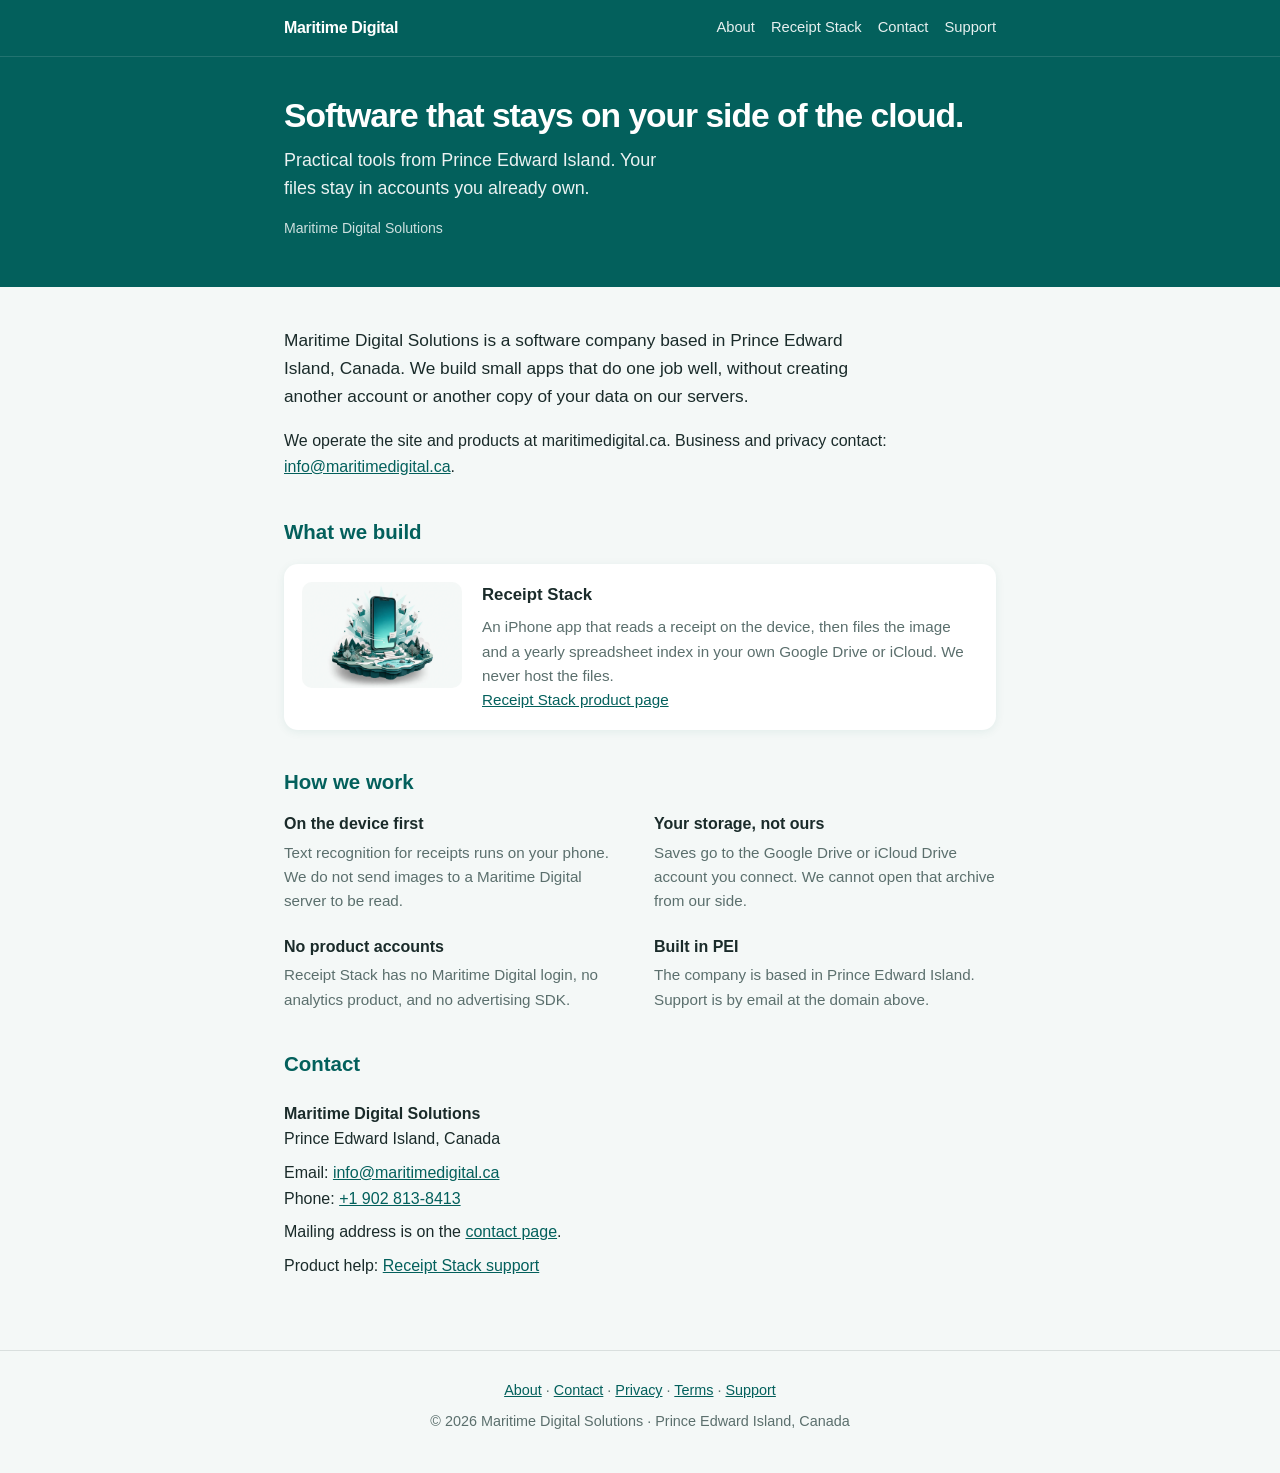
<file: index.html>
<!DOCTYPE html>
<html lang="en">
<head>
<meta charset="utf-8">
<meta name="viewport" content="width=device-width, initial-scale=1">
<title>Maritime Digital Solutions - software from Prince Edward Island</title>
<meta name="description" content="Maritime Digital Solutions builds practical, privacy-first software in Prince Edward Island, Canada. Home of Receipt Stack.">
<link rel="canonical" href="https://maritimedigital.ca/">
<link rel="stylesheet" href="style.css?v=20260901">
<link rel="icon" type="image/png" href="icon.png">
<script type="application/ld+json">
{
  "@context": "https://schema.org",
  "@type": "Organization",
  "name": "Maritime Digital Solutions",
  "alternateName": "Maritime Digital",
  "url": "https://maritimedigital.ca/",
  "email": "info@maritimedigital.ca",
  "telephone": "+1-902-813-8413",
  "address": {
    "@type": "PostalAddress",
    "addressRegion": "PE",
    "addressCountry": "CA"
  },
  "areaServed": "CA",
  "description": "Software company in Prince Edward Island, Canada. Publisher of Receipt Stack."
}
</script>
</head>
<body>
<nav class="site-nav" aria-label="Primary">
  <div class="wrap">
    <a class="wordmark" href="index.html">Maritime Digital</a>
    <ul>
      <li><a href="about.html">About</a></li>
      <li><a href="products/receiptstack.html">Receipt Stack</a></li>
      <li><a href="contact.html">Contact</a></li>
      <li><a href="support.html">Support</a></li>
    </ul>
  </div>
</nav>
<header class="hero">
  <div class="wrap">
    <h1>Software that stays on your side of the cloud.</h1>
    <p class="tag">Practical tools from Prince Edward Island. Your files stay in accounts you already own.</p>
    <p class="legal">Maritime Digital Solutions</p>
  </div>
</header>
<main>
  <div class="wrap">
    <p class="lede">Maritime Digital Solutions is a software company based in Prince Edward Island, Canada. We build small apps that do one job well, without creating another account or another copy of your data on our servers.</p>
    <p>We operate the site and products at maritimedigital.ca. Business and privacy contact: <a href="mailto:info@maritimedigital.ca">info@maritimedigital.ca</a>.</p>

    <h2>What we build</h2>
    <article class="product">
      <img src="products/receiptstack/assets/hero.webp" width="160" height="106" alt="Receipt Stack archive illustration">
      <div>
        <h3>Receipt Stack</h3>
        <p>An iPhone app that reads a receipt on the device, then files the image and a yearly spreadsheet index in your own Google Drive or iCloud. We never host the files.</p>
        <p><a href="products/receiptstack.html">Receipt Stack product page</a></p>
      </div>
    </article>

    <h2>How we work</h2>
    <div class="principles">
      <div>
        <h3>On the device first</h3>
        <p>Text recognition for receipts runs on your phone. We do not send images to a Maritime Digital server to be read.</p>
      </div>
      <div>
        <h3>Your storage, not ours</h3>
        <p>Saves go to the Google Drive or iCloud Drive account you connect. We cannot open that archive from our side.</p>
      </div>
      <div>
        <h3>No product accounts</h3>
        <p>Receipt Stack has no Maritime Digital login, no analytics product, and no advertising SDK.</p>
      </div>
      <div>
        <h3>Built in PEI</h3>
        <p>The company is based in Prince Edward Island. Support is by email at the domain above.</p>
      </div>
    </div>

    <h2>Contact</h2>
    <div class="contact-block">
      <p><strong>Maritime Digital Solutions</strong><br>
      Prince Edward Island, Canada</p>
      <p>Email: <a href="mailto:info@maritimedigital.ca">info@maritimedigital.ca</a><br>
      Phone: <a href="tel:+19028138413">+1 902 813-8413</a></p>
      <p>Mailing address is on the <a href="contact.html">contact page</a>.</p>
      <p>Product help: <a href="support.html">Receipt Stack support</a></p>
    </div>
  </div>
</main>
<footer>
  <div class="wrap">
    <p><a href="about.html">About</a> · <a href="contact.html">Contact</a> · <a href="privacy.html">Privacy</a> · <a href="terms.html">Terms</a> · <a href="support.html">Support</a></p>
    <p>© 2026 Maritime Digital Solutions · Prince Edward Island, Canada</p>
  </div>
</footer>
</body>
</html>
</file>
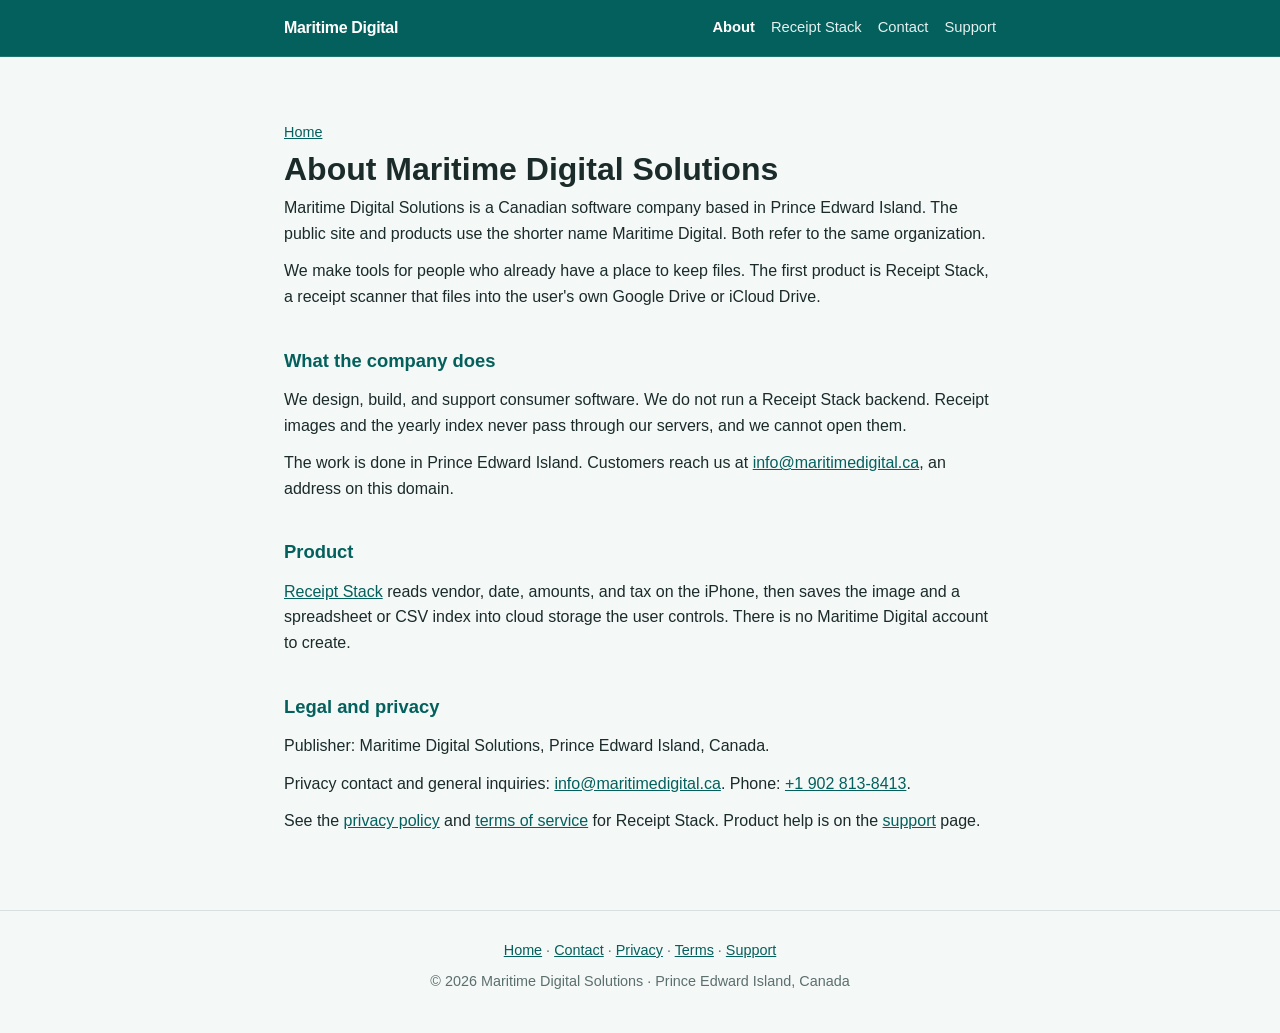
<file: about.html>
<!DOCTYPE html>
<html lang="en">
<head>
<meta charset="utf-8">
<meta name="viewport" content="width=device-width, initial-scale=1">
<title>About - Maritime Digital Solutions</title>
<meta name="description" content="Maritime Digital Solutions is a software company in Prince Edward Island, Canada. We publish Receipt Stack.">
<link rel="canonical" href="https://maritimedigital.ca/about.html">
<link rel="stylesheet" href="style.css?v=20260901">
<link rel="icon" type="image/png" href="icon.png">
</head>
<body>
<nav class="site-nav" aria-label="Primary">
  <div class="wrap">
    <a class="wordmark" href="index.html">Maritime Digital</a>
    <ul>
      <li><a href="about.html" aria-current="page">About</a></li>
      <li><a href="products/receiptstack.html">Receipt Stack</a></li>
      <li><a href="contact.html">Contact</a></li>
      <li><a href="support.html">Support</a></li>
    </ul>
  </div>
</nav>
<main class="policy">
  <div class="wrap">
    <nav class="crumbs"><a href="index.html">Home</a></nav>
    <h1>About Maritime Digital Solutions</h1>
    <p>Maritime Digital Solutions is a Canadian software company based in Prince Edward Island. The public site and products use the shorter name Maritime Digital. Both refer to the same organization.</p>
    <p>We make tools for people who already have a place to keep files. The first product is Receipt Stack, a receipt scanner that files into the user's own Google Drive or iCloud Drive.</p>

    <h2>What the company does</h2>
    <p>We design, build, and support consumer software. We do not run a Receipt Stack backend. Receipt images and the yearly index never pass through our servers, and we cannot open them.</p>
    <p>The work is done in Prince Edward Island. Customers reach us at <a href="mailto:info@maritimedigital.ca">info@maritimedigital.ca</a>, an address on this domain.</p>

    <h2>Product</h2>
    <p><a href="products/receiptstack.html">Receipt Stack</a> reads vendor, date, amounts, and tax on the iPhone, then saves the image and a spreadsheet or CSV index into cloud storage the user controls. There is no Maritime Digital account to create.</p>

    <h2>Legal and privacy</h2>
    <p>Publisher: Maritime Digital Solutions, Prince Edward Island, Canada.</p>
    <p>Privacy contact and general inquiries: <a href="mailto:info@maritimedigital.ca">info@maritimedigital.ca</a>. Phone: <a href="tel:+19028138413">+1 902 813-8413</a>.</p>
    <p>See the <a href="privacy.html">privacy policy</a> and <a href="terms.html">terms of service</a> for Receipt Stack. Product help is on the <a href="support.html">support</a> page.</p>
  </div>
</main>
<footer>
  <div class="wrap">
    <p><a href="index.html">Home</a> · <a href="contact.html">Contact</a> · <a href="privacy.html">Privacy</a> · <a href="terms.html">Terms</a> · <a href="support.html">Support</a></p>
    <p>© 2026 Maritime Digital Solutions · Prince Edward Island, Canada</p>
  </div>
</footer>
</body>
</html>
</file>
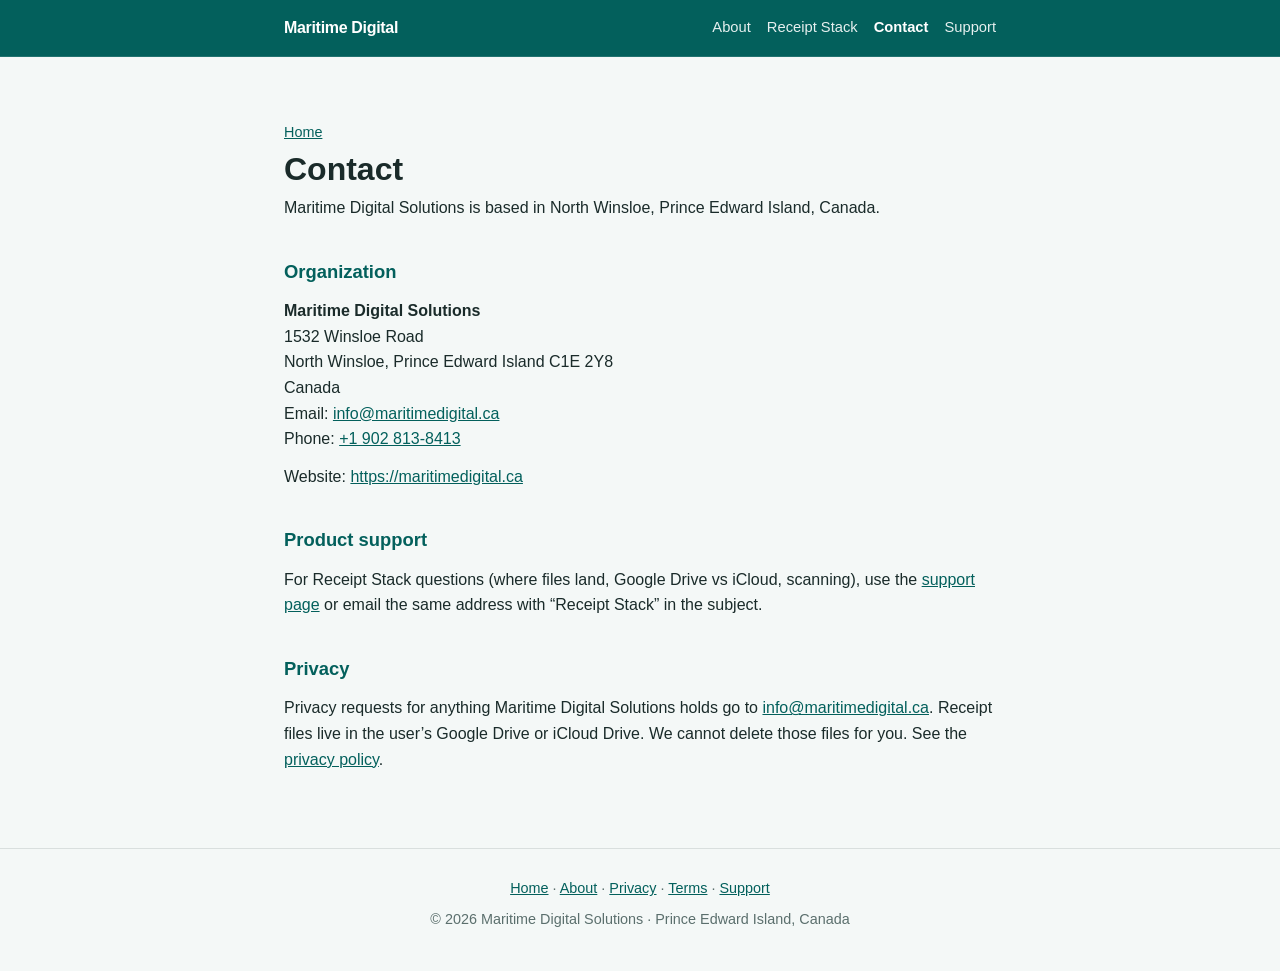
<file: contact.html>
<!DOCTYPE html>
<html lang="en">
<head>
<meta charset="utf-8">
<meta name="viewport" content="width=device-width, initial-scale=1">
<title>Contact - Maritime Digital Solutions</title>
<meta name="description" content="Contact Maritime Digital Solutions in Prince Edward Island, Canada.">
<link rel="canonical" href="https://maritimedigital.ca/contact.html">
<link rel="stylesheet" href="style.css?v=20260901">
<link rel="icon" type="image/png" href="icon.png">
</head>
<body>
<nav class="site-nav" aria-label="Primary">
  <div class="wrap">
    <a class="wordmark" href="index.html">Maritime Digital</a>
    <ul>
      <li><a href="about.html">About</a></li>
      <li><a href="products/receiptstack.html">Receipt Stack</a></li>
      <li><a href="contact.html" aria-current="page">Contact</a></li>
      <li><a href="support.html">Support</a></li>
    </ul>
  </div>
</nav>
<main class="policy">
  <div class="wrap">
    <nav class="crumbs"><a href="index.html">Home</a></nav>
    <h1>Contact</h1>
    <p>Maritime Digital Solutions is based in North Winsloe, Prince Edward Island, Canada.</p>

    <h2>Organization</h2>
    <address>
      <strong>Maritime Digital Solutions</strong><br>
      1532 Winsloe Road<br>
      North Winsloe, Prince Edward Island C1E 2Y8<br>
      Canada
    </address>
    <p>Email: <a href="mailto:info@maritimedigital.ca">info@maritimedigital.ca</a><br>
    Phone: <a href="tel:+19028138413">+1 902 813-8413</a></p>
    <p class="muted">Website: <a href="https://maritimedigital.ca/">https://maritimedigital.ca</a></p>

    <h2>Product support</h2>
    <p>For Receipt Stack questions (where files land, Google Drive vs iCloud, scanning), use the <a href="support.html">support page</a> or email the same address with “Receipt Stack” in the subject.</p>

    <h2>Privacy</h2>
    <p>Privacy requests for anything Maritime Digital Solutions holds go to <a href="mailto:info@maritimedigital.ca">info@maritimedigital.ca</a>. Receipt files live in the user’s Google Drive or iCloud Drive. We cannot delete those files for you. See the <a href="privacy.html">privacy policy</a>.</p>
  </div>
</main>
<footer>
  <div class="wrap">
    <p><a href="index.html">Home</a> · <a href="about.html">About</a> · <a href="privacy.html">Privacy</a> · <a href="terms.html">Terms</a> · <a href="support.html">Support</a></p>
    <p>© 2026 Maritime Digital Solutions · Prince Edward Island, Canada</p>
  </div>
</footer>
</body>
</html>
</file>
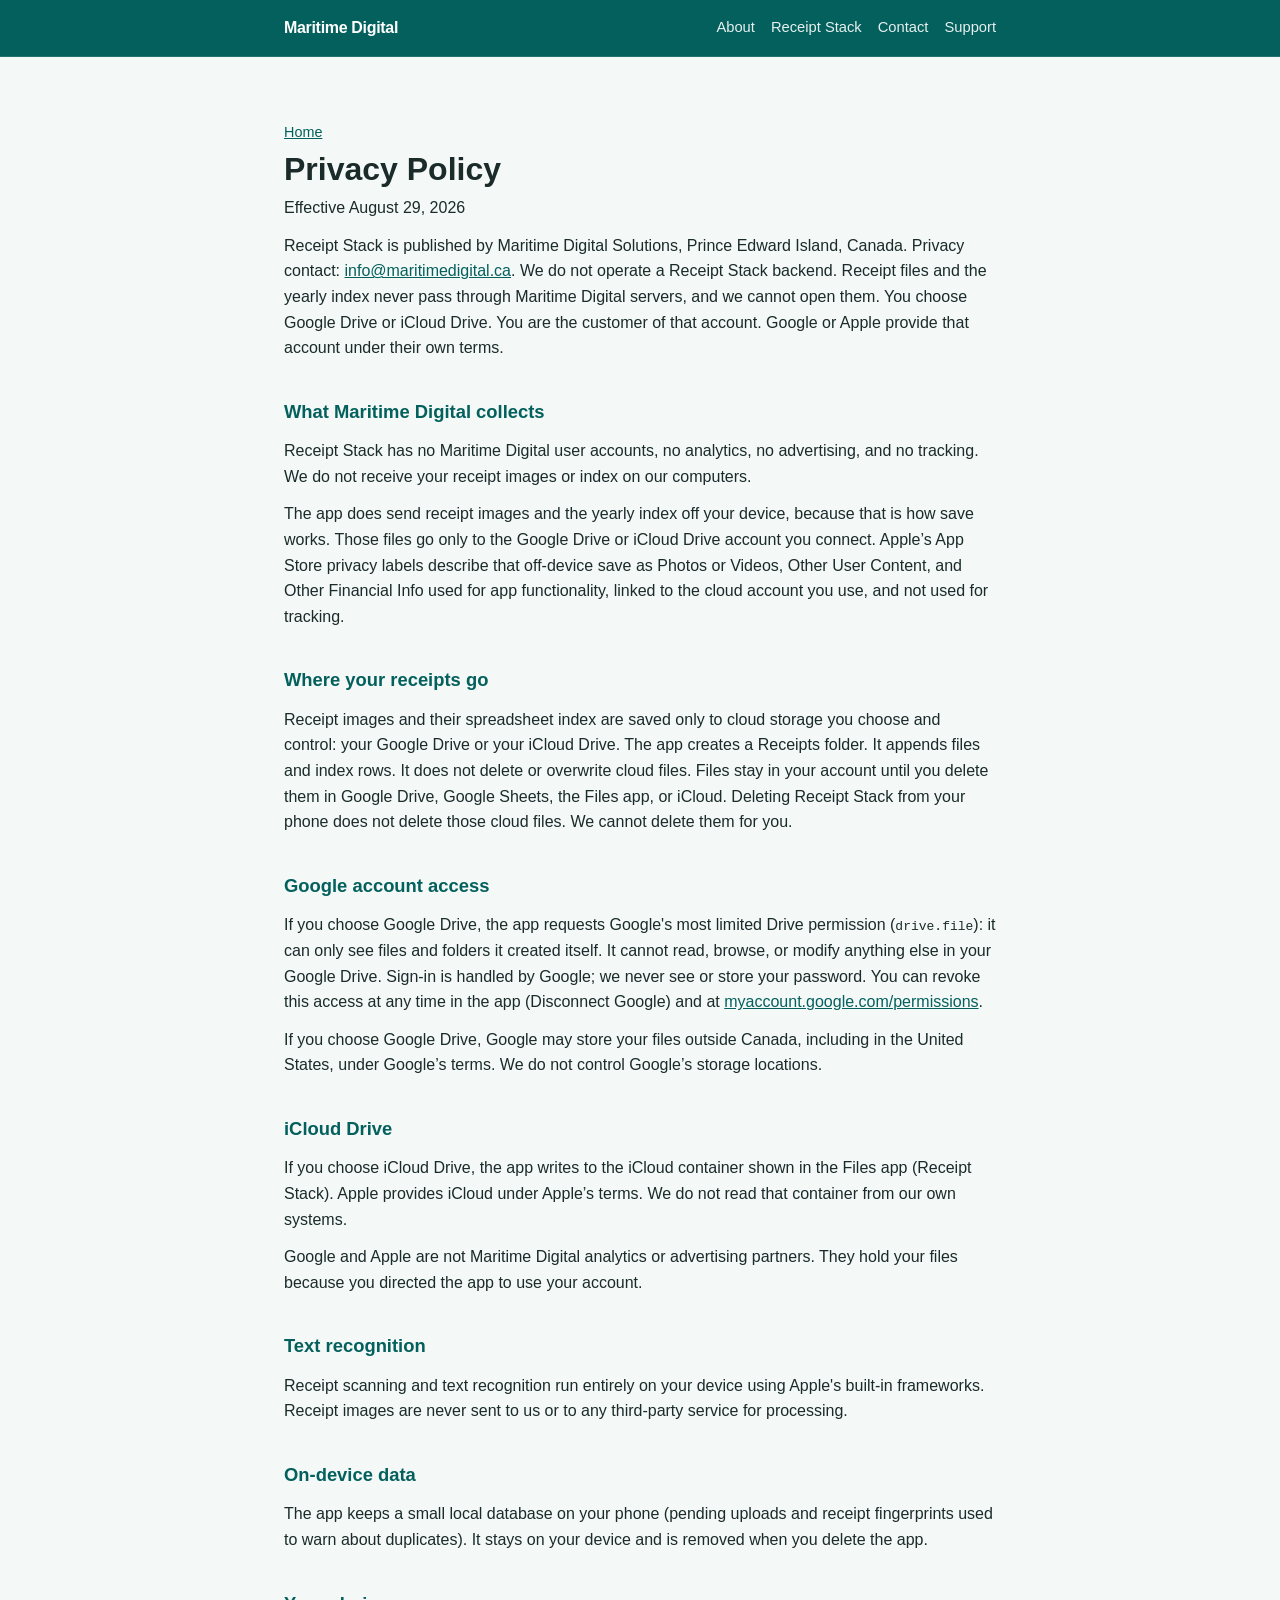
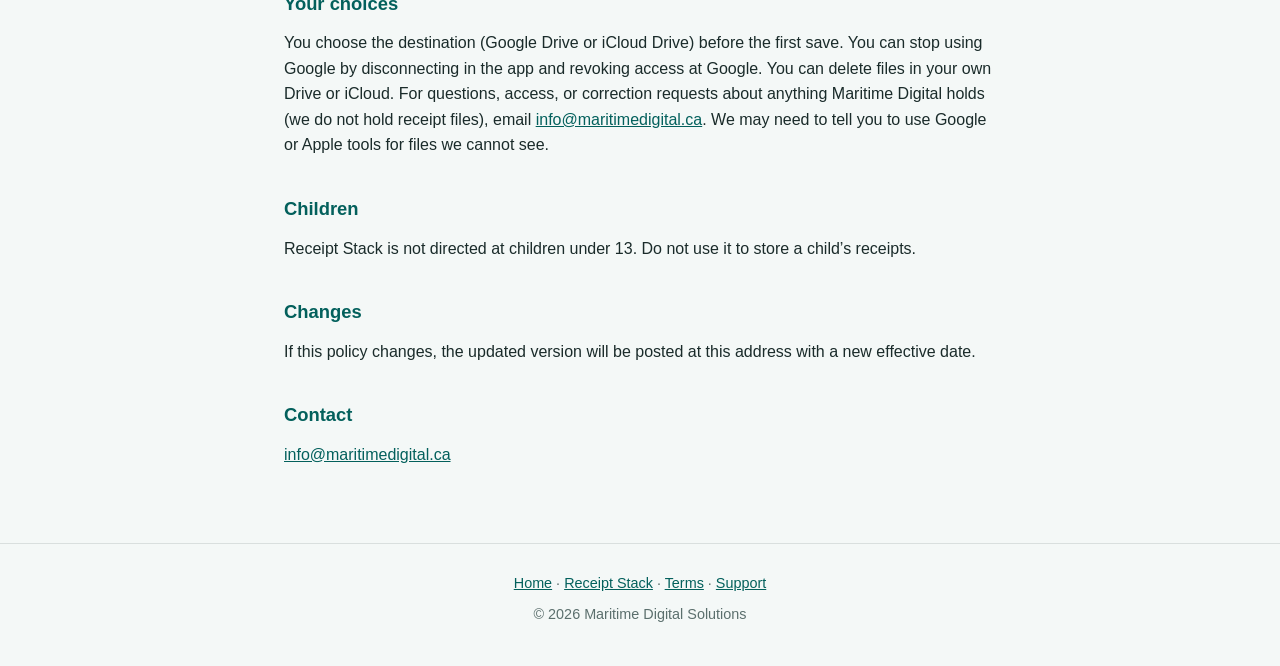
<file: privacy.html>
<!DOCTYPE html>
<html lang="en">
<head>
<meta charset="utf-8">
<meta name="viewport" content="width=device-width, initial-scale=1">
<title>Privacy Policy - Receipt Stack</title>
<link rel="stylesheet" href="style.css?v=20260901">
<link rel="icon" type="image/png" href="icon.png">
</head>
<body>
<nav class="site-nav" aria-label="Primary">
  <div class="wrap">
    <a class="wordmark" href="index.html">Maritime Digital</a>
    <ul>
      <li><a href="about.html">About</a></li>
      <li><a href="products/receiptstack.html">Receipt Stack</a></li>
      <li><a href="contact.html">Contact</a></li>
      <li><a href="support.html">Support</a></li>
    </ul>
  </div>
</nav>
<main class="policy">
  <div class="wrap">
    <nav class="crumbs"><a href="index.html">Home</a></nav>
    <h1>Privacy Policy</h1>
    <p class="muted">Effective August 29, 2026</p>

    <p>Receipt Stack is published by Maritime Digital Solutions, Prince Edward Island, Canada. Privacy contact: <a href="mailto:info@maritimedigital.ca">info@maritimedigital.ca</a>. We do not operate a Receipt Stack backend. Receipt files and the yearly index never pass through Maritime Digital servers, and we cannot open them. You choose Google Drive or iCloud Drive. You are the customer of that account. Google or Apple provide that account under their own terms.</p>

    <h2>What Maritime Digital collects</h2>
    <p>Receipt Stack has no Maritime Digital user accounts, no analytics, no advertising, and no tracking. We do not receive your receipt images or index on our computers.</p>
    <p>The app does send receipt images and the yearly index off your device, because that is how save works. Those files go only to the Google Drive or iCloud Drive account you connect. Apple’s App Store privacy labels describe that off-device save as Photos or Videos, Other User Content, and Other Financial Info used for app functionality, linked to the cloud account you use, and not used for tracking.</p>

    <h2>Where your receipts go</h2>
    <p>Receipt images and their spreadsheet index are saved only to cloud storage you choose and control: your Google Drive or your iCloud Drive. The app creates a Receipts folder. It appends files and index rows. It does not delete or overwrite cloud files. Files stay in your account until you delete them in Google Drive, Google Sheets, the Files app, or iCloud. Deleting Receipt Stack from your phone does not delete those cloud files. We cannot delete them for you.</p>

    <h2>Google account access</h2>
    <p>If you choose Google Drive, the app requests Google's most limited Drive permission (<code>drive.file</code>): it can only see files and folders it created itself. It cannot read, browse, or modify anything else in your Google Drive. Sign-in is handled by Google; we never see or store your password. You can revoke this access at any time in the app (Disconnect Google) and at <a href="https://myaccount.google.com/permissions">myaccount.google.com/permissions</a>.</p>
    <p>If you choose Google Drive, Google may store your files outside Canada, including in the United States, under Google’s terms. We do not control Google’s storage locations.</p>

    <h2>iCloud Drive</h2>
    <p>If you choose iCloud Drive, the app writes to the iCloud container shown in the Files app (Receipt Stack). Apple provides iCloud under Apple’s terms. We do not read that container from our own systems.</p>
    <p>Google and Apple are not Maritime Digital analytics or advertising partners. They hold your files because you directed the app to use your account.</p>

    <h2>Text recognition</h2>
    <p>Receipt scanning and text recognition run entirely on your device using Apple's built-in frameworks. Receipt images are never sent to us or to any third-party service for processing.</p>

    <h2>On-device data</h2>
    <p>The app keeps a small local database on your phone (pending uploads and receipt fingerprints used to warn about duplicates). It stays on your device and is removed when you delete the app.</p>

    <h2>Your choices</h2>
    <p>You choose the destination (Google Drive or iCloud Drive) before the first save. You can stop using Google by disconnecting in the app and revoking access at Google. You can delete files in your own Drive or iCloud. For questions, access, or correction requests about anything Maritime Digital holds (we do not hold receipt files), email <a href="mailto:info@maritimedigital.ca">info@maritimedigital.ca</a>. We may need to tell you to use Google or Apple tools for files we cannot see.</p>

    <h2>Children</h2>
    <p>Receipt Stack is not directed at children under 13. Do not use it to store a child’s receipts.</p>

    <h2>Changes</h2>
    <p>If this policy changes, the updated version will be posted at this address with a new effective date.</p>

    <h2>Contact</h2>
    <p><a href="mailto:info@maritimedigital.ca">info@maritimedigital.ca</a></p>
  </div>
</main>
<footer>
  <div class="wrap">
    <p><a href="index.html">Home</a> · <a href="products/receiptstack.html">Receipt Stack</a> · <a href="terms.html">Terms</a> · <a href="support.html">Support</a></p>
    <p>© 2026 Maritime Digital Solutions</p>
  </div>
</footer>
</body>
</html>
</file>
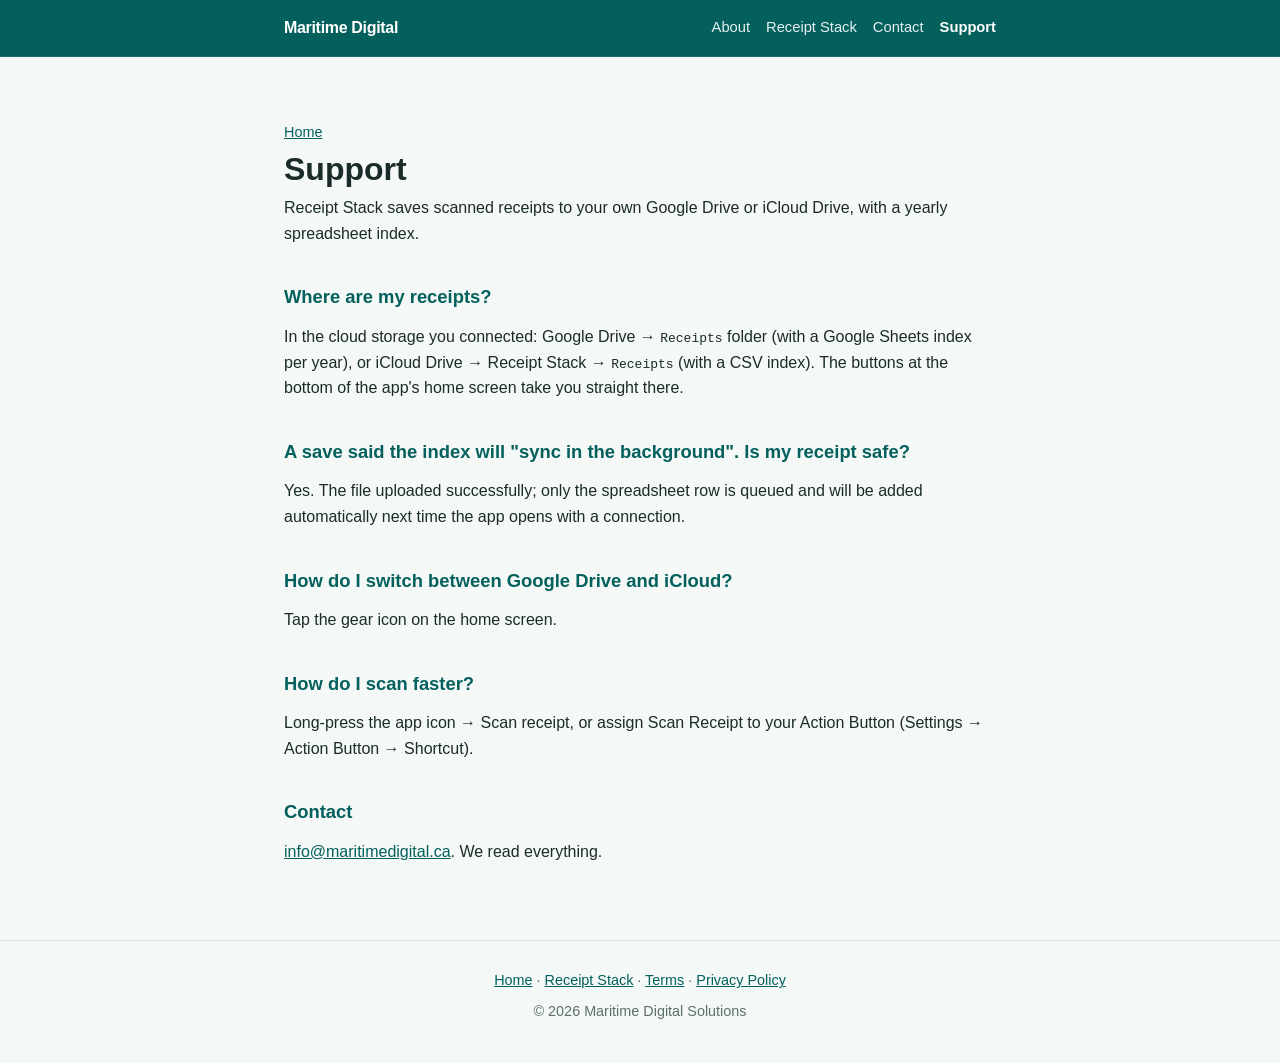
<file: support.html>
<!DOCTYPE html>
<html lang="en">
<head>
<meta charset="utf-8">
<meta name="viewport" content="width=device-width, initial-scale=1">
<title>Support - Receipt Stack</title>
<link rel="stylesheet" href="style.css?v=20260901">
<link rel="icon" type="image/png" href="icon.png">
</head>
<body>
<nav class="site-nav" aria-label="Primary">
  <div class="wrap">
    <a class="wordmark" href="index.html">Maritime Digital</a>
    <ul>
      <li><a href="about.html">About</a></li>
      <li><a href="products/receiptstack.html">Receipt Stack</a></li>
      <li><a href="contact.html">Contact</a></li>
      <li><a href="support.html" aria-current="page">Support</a></li>
    </ul>
  </div>
</nav>
<main class="policy">
  <div class="wrap">
    <nav class="crumbs"><a href="index.html">Home</a></nav>
    <h1>Support</h1>
    <p>Receipt Stack saves scanned receipts to your own Google Drive or iCloud Drive, with a yearly spreadsheet index.</p>

    <h2>Where are my receipts?</h2>
    <p>In the cloud storage you connected: Google Drive → <code>Receipts</code> folder (with a Google Sheets index per year), or iCloud Drive → Receipt Stack → <code>Receipts</code> (with a CSV index). The buttons at the bottom of the app's home screen take you straight there.</p>

    <h2>A save said the index will "sync in the background". Is my receipt safe?</h2>
    <p>Yes. The file uploaded successfully; only the spreadsheet row is queued and will be added automatically next time the app opens with a connection.</p>

    <h2>How do I switch between Google Drive and iCloud?</h2>
    <p>Tap the gear icon on the home screen.</p>

    <h2>How do I scan faster?</h2>
    <p>Long-press the app icon → Scan receipt, or assign Scan Receipt to your Action Button (Settings → Action Button → Shortcut).</p>

    <h2>Contact</h2>
    <p><a href="mailto:info@maritimedigital.ca">info@maritimedigital.ca</a>. We read everything.</p>
  </div>
</main>
<footer>
  <div class="wrap">
    <p><a href="index.html">Home</a> · <a href="products/receiptstack.html">Receipt Stack</a> · <a href="terms.html">Terms</a> · <a href="privacy.html">Privacy Policy</a></p>
    <p>© 2026 Maritime Digital Solutions</p>
  </div>
</footer>
</body>
</html>
</file>
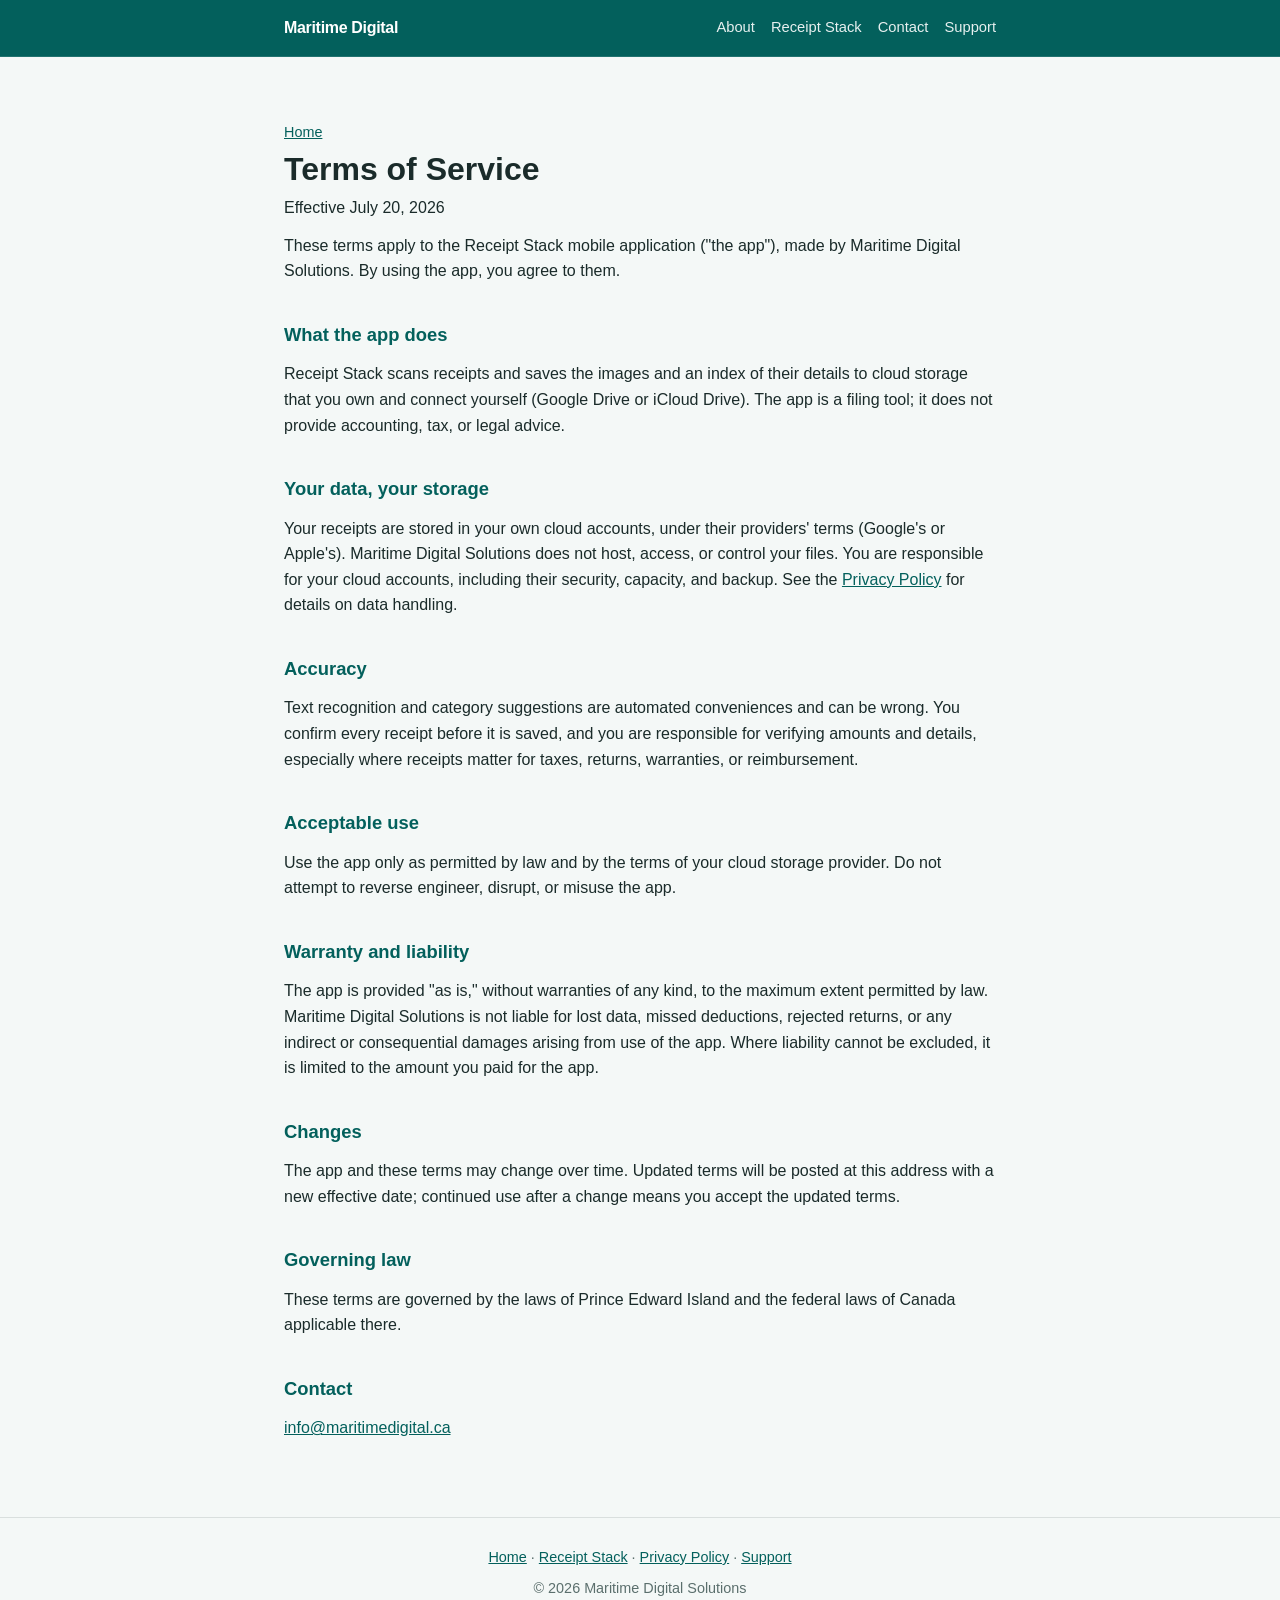
<file: terms.html>
<!DOCTYPE html>
<html lang="en">
<head>
<meta charset="utf-8">
<meta name="viewport" content="width=device-width, initial-scale=1">
<title>Terms of Service - Receipt Stack</title>
<link rel="stylesheet" href="style.css?v=20260901">
<link rel="icon" type="image/png" href="icon.png">
</head>
<body>
<nav class="site-nav" aria-label="Primary">
  <div class="wrap">
    <a class="wordmark" href="index.html">Maritime Digital</a>
    <ul>
      <li><a href="about.html">About</a></li>
      <li><a href="products/receiptstack.html">Receipt Stack</a></li>
      <li><a href="contact.html">Contact</a></li>
      <li><a href="support.html">Support</a></li>
    </ul>
  </div>
</nav>
<main class="policy">
  <div class="wrap">
    <nav class="crumbs"><a href="index.html">Home</a></nav>
    <h1>Terms of Service</h1>
    <p class="muted">Effective July 20, 2026</p>

    <p>These terms apply to the Receipt Stack mobile application ("the app"), made by Maritime Digital Solutions. By using the app, you agree to them.</p>

    <h2>What the app does</h2>
    <p>Receipt Stack scans receipts and saves the images and an index of their details to cloud storage that you own and connect yourself (Google Drive or iCloud Drive). The app is a filing tool; it does not provide accounting, tax, or legal advice.</p>

    <h2>Your data, your storage</h2>
    <p>Your receipts are stored in your own cloud accounts, under their providers' terms (Google's or Apple's). Maritime Digital Solutions does not host, access, or control your files. You are responsible for your cloud accounts, including their security, capacity, and backup. See the <a href="privacy.html">Privacy Policy</a> for details on data handling.</p>

    <h2>Accuracy</h2>
    <p>Text recognition and category suggestions are automated conveniences and can be wrong. You confirm every receipt before it is saved, and you are responsible for verifying amounts and details, especially where receipts matter for taxes, returns, warranties, or reimbursement.</p>

    <h2>Acceptable use</h2>
    <p>Use the app only as permitted by law and by the terms of your cloud storage provider. Do not attempt to reverse engineer, disrupt, or misuse the app.</p>

    <h2>Warranty and liability</h2>
    <p>The app is provided "as is," without warranties of any kind, to the maximum extent permitted by law. Maritime Digital Solutions is not liable for lost data, missed deductions, rejected returns, or any indirect or consequential damages arising from use of the app. Where liability cannot be excluded, it is limited to the amount you paid for the app.</p>

    <h2>Changes</h2>
    <p>The app and these terms may change over time. Updated terms will be posted at this address with a new effective date; continued use after a change means you accept the updated terms.</p>

    <h2>Governing law</h2>
    <p>These terms are governed by the laws of Prince Edward Island and the federal laws of Canada applicable there.</p>

    <h2>Contact</h2>
    <p><a href="mailto:info@maritimedigital.ca">info@maritimedigital.ca</a></p>
  </div>
</main>
<footer>
  <div class="wrap">
    <p><a href="index.html">Home</a> · <a href="products/receiptstack.html">Receipt Stack</a> · <a href="privacy.html">Privacy Policy</a> · <a href="support.html">Support</a></p>
    <p>© 2026 Maritime Digital Solutions</p>
  </div>
</footer>
</body>
</html>
</file>
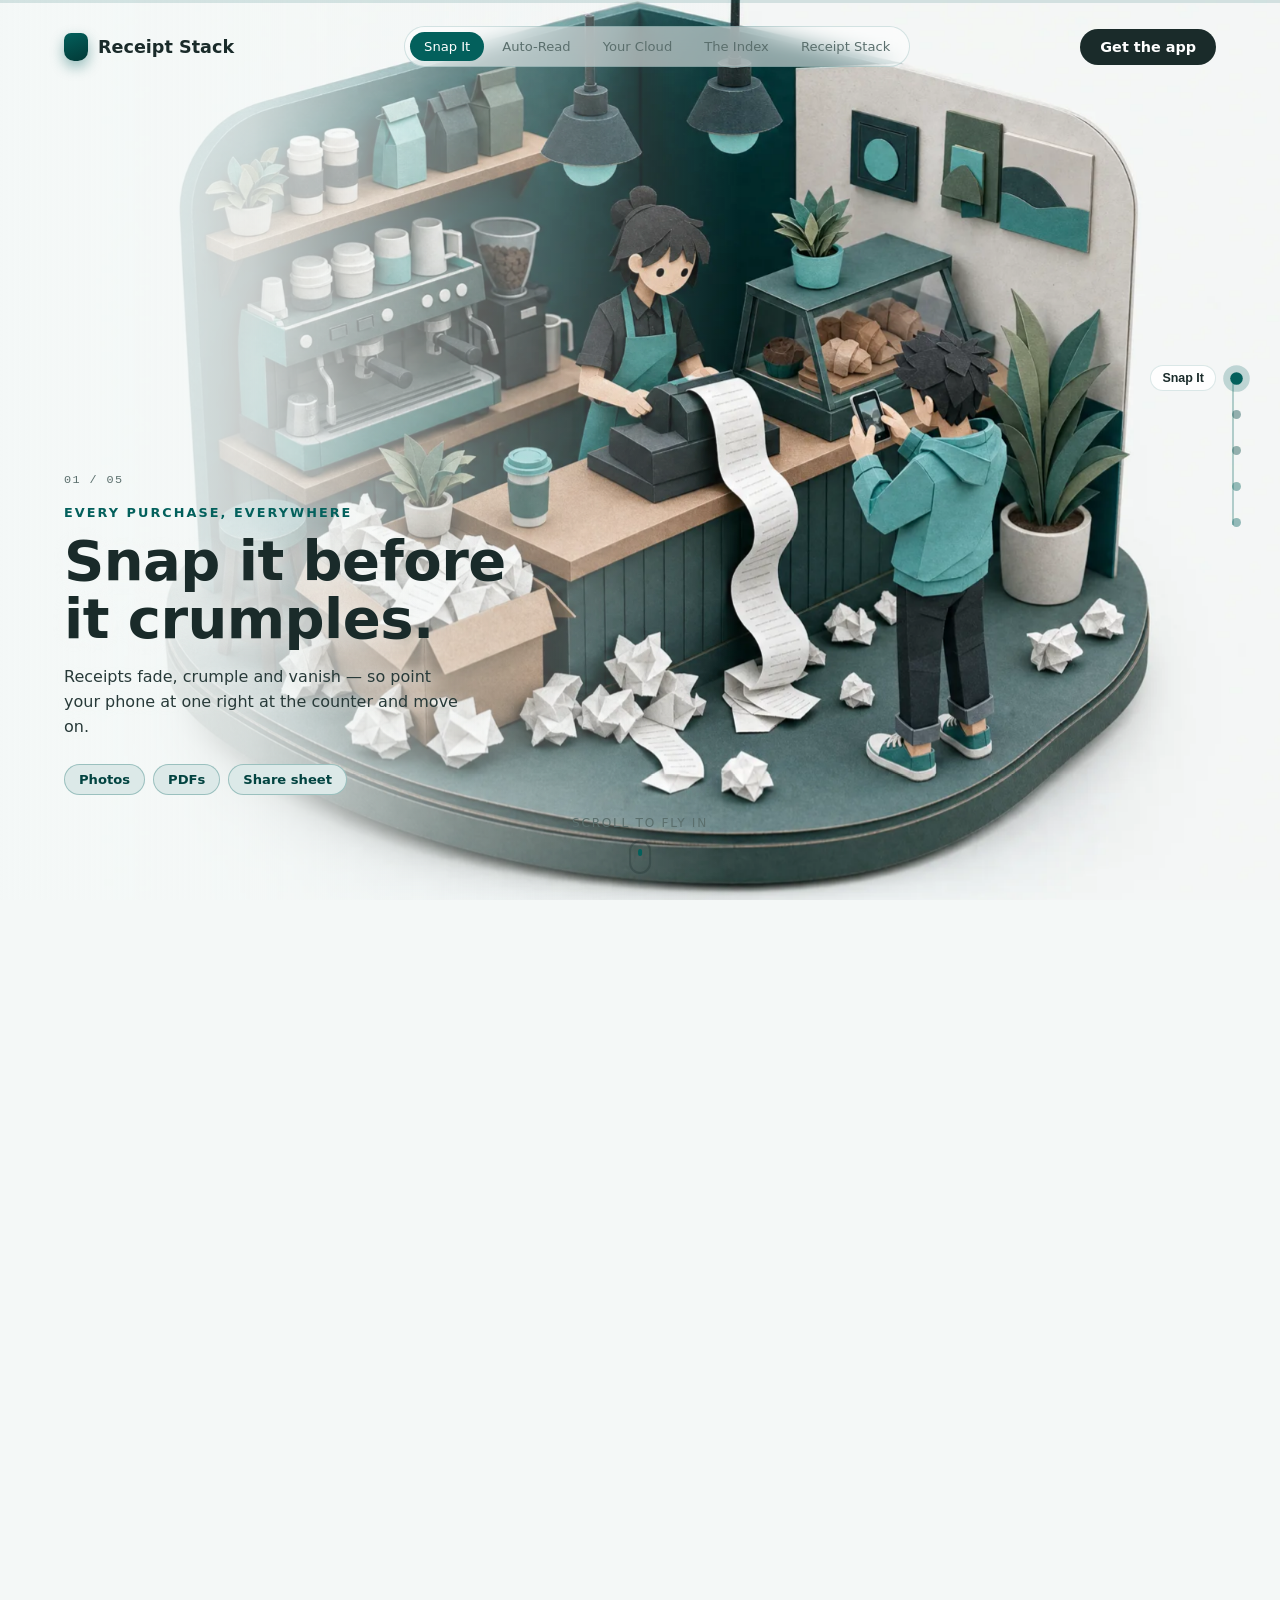
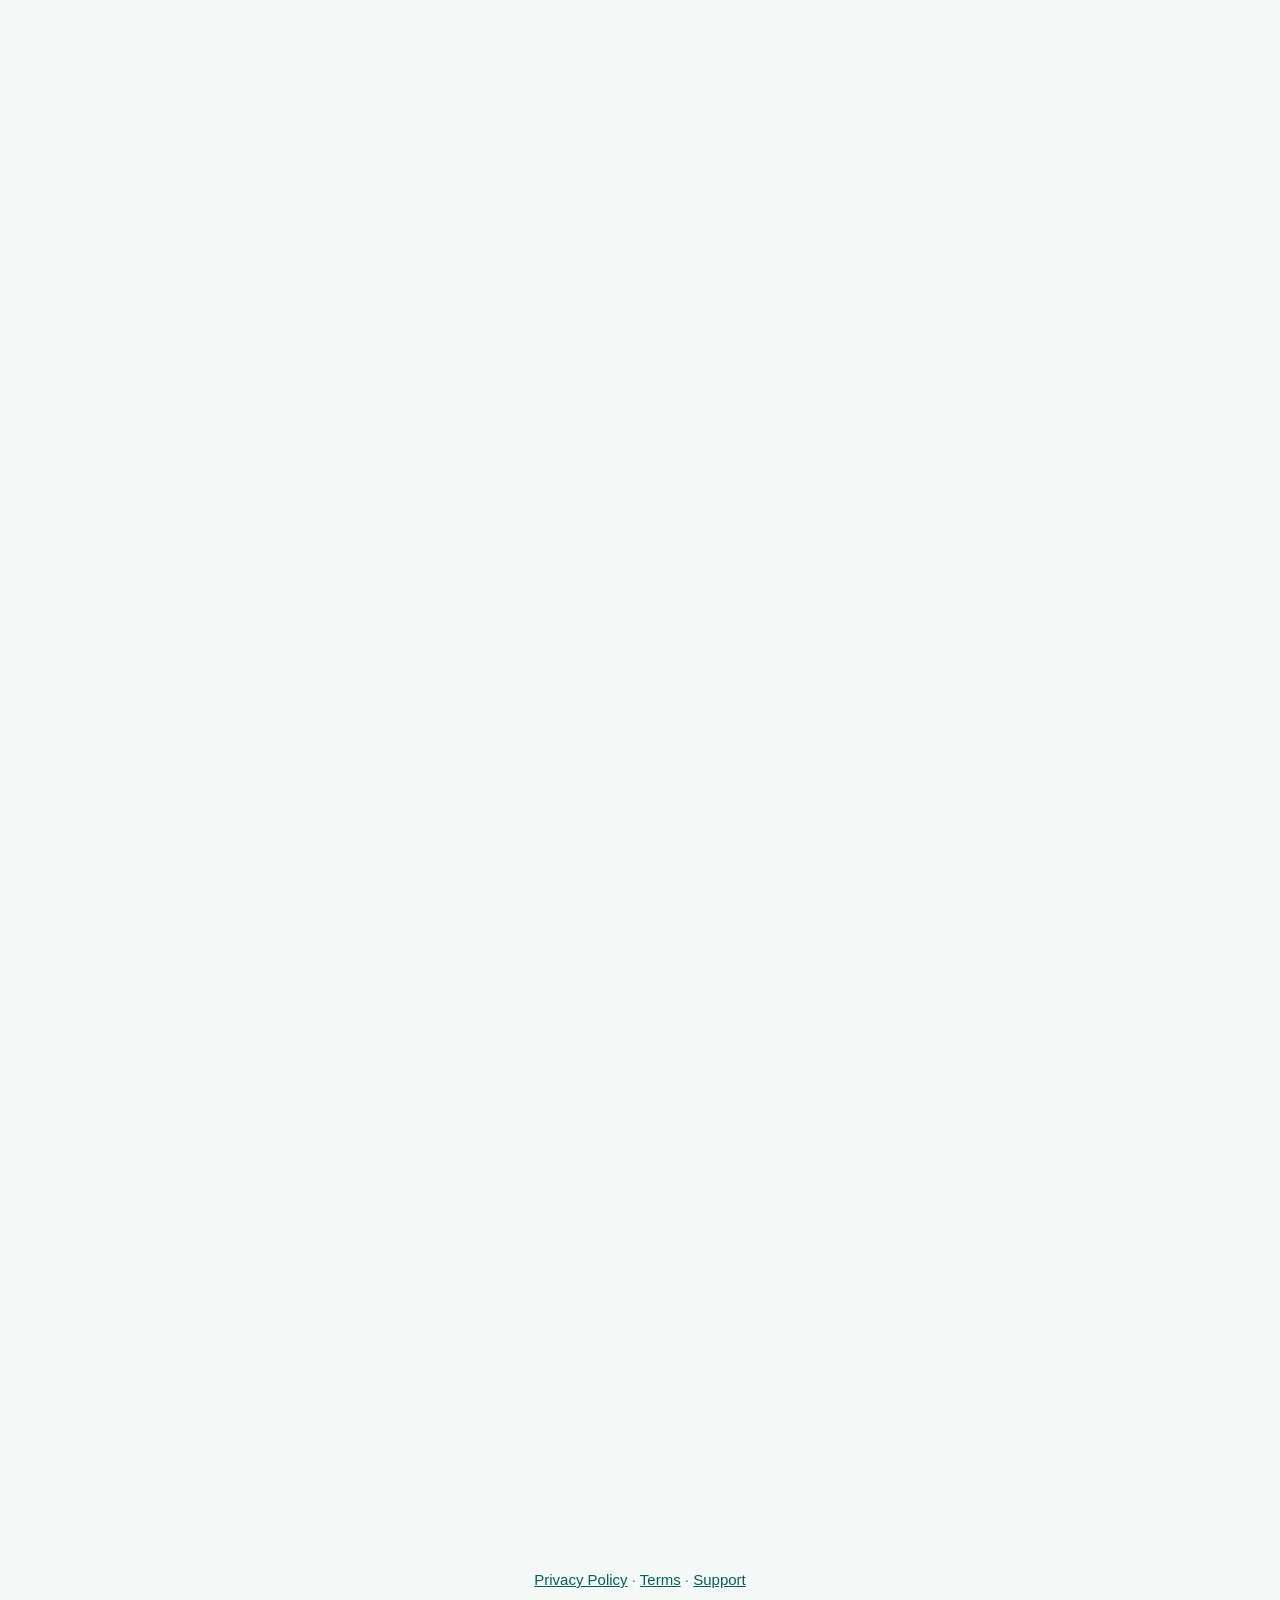
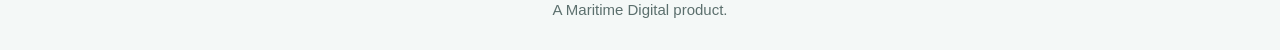
<file: products/receiptstack.html>
<!doctype html>
<html lang="en">
<head>
  <meta charset="utf-8" />
  <meta name="viewport" content="width=device-width, initial-scale=1, viewport-fit=cover" />
  <title>Receipt Stack — every receipt, saved for good</title>
  <meta name="description" content="The journey of a receipt — from crumpled chaos to a tidy, searchable archive in your own Google Drive or iCloud, with a yearly spreadsheet index." />
  <style>
    :root, .sw-root {
      --sw-bg: #f4f8f7;          /* scene background colour */
      --sw-ink: #1a2b2a;
      --sw-ink-soft: #5b6f6d;
      --sw-accent: #03605c;
    }

    /* ---- Static version: served to phones/tablets instead of the scroll film ----
       Desktop gets the scroll-world cinematic (#world); anything coarse-pointered or
       narrow gets this stacked page built from the same diorama stills. No video is
       fetched on mobile at all — the engine is never mounted there. */
    #static { display: none; }
    @media (max-width: 860px), (pointer: coarse) {
      #world { display: none !important; }
      #static { display: block; }
    }

    * { box-sizing: border-box; }
    body { margin: 0; }

    #static {
      background: #f4f8f7;
      color: #1a2b2a;
      font: 16px/1.6 -apple-system, BlinkMacSystemFont, "Segoe UI", Roboto, sans-serif;
      -webkit-font-smoothing: antialiased;
    }
    #static .s-wrap { max-width: 560px; margin: 0 auto; padding: 0 20px; }
    #static img {
      display: block; width: 100%; height: auto;
      aspect-ratio: 1800 / 1196; object-fit: cover;
      border-radius: 18px; background: #eef4f3;
      box-shadow: 0 6px 24px rgba(3, 96, 92, .10);
    }

    /* hero */
    #static .s-hero { padding: 26px 0 8px; text-align: center; }
    #static .s-brand {
      margin: 0 0 22px; font-size: .82rem; font-weight: 700;
      letter-spacing: .14em; text-transform: uppercase; color: #03605c;
    }
    #static .s-hero h1 {
      margin: 22px 0 10px; font-size: 2rem; line-height: 1.15;
      letter-spacing: -.02em; font-weight: 800;
    }
    #static .s-sub { margin: 0 auto; max-width: 34ch; color: #5b6f6d; }

    /* buttons */
    #static .s-btn {
      display: inline-block; margin-top: 22px; padding: 14px 26px;
      min-height: 44px; max-width: 100%;
      background: #03605c; color: #fff; text-decoration: none;
      border-radius: 12px; font-weight: 650; font-size: .98rem;
      text-align: center;
    }
    #static .s-btn:focus-visible {
      outline: 3px solid #1a2b2a; outline-offset: 3px;
    }
    #static .s-btn.ghost { background: transparent; color: #03605c; box-shadow: inset 0 0 0 1.5px rgba(3,96,92,.35); }

    /* steps */
    #static .s-h2 {
      margin: 52px 0 26px; text-align: center; font-size: .82rem;
      letter-spacing: .14em; text-transform: uppercase; color: #5b6f6d; font-weight: 700;
    }
    #static .s-step { margin: 0 0 6px; }
    #static .s-step:not(:last-of-type)::after {
      content: ""; display: block; width: 2px; height: 34px; margin: 26px auto 0;
      background: repeating-linear-gradient(to bottom, rgba(3,96,92,.35) 0 5px, transparent 5px 10px);
    }
    #static .s-meta { display: flex; align-items: center; gap: 10px; margin: 18px 0 6px; }
    #static .s-num {
      flex: none; width: 26px; height: 26px; border-radius: 50%;
      background: #03605c; color: #fff; font-size: .76rem; font-weight: 700;
      display: flex; align-items: center; justify-content: center;
    }
    #static .s-eyebrow {
      margin: 0; font-size: .74rem; font-weight: 700; letter-spacing: .1em;
      text-transform: uppercase; color: #03605c;
    }
    #static .s-step h3 { margin: 0 0 8px; font-size: 1.42rem; line-height: 1.2; letter-spacing: -.015em; }
    #static .s-step p.s-body { margin: 0; color: #5b6f6d; }
    #static .s-tags { display: flex; flex-wrap: wrap; gap: 8px; margin: 14px 0 0; padding: 0; list-style: none; }
    #static .s-tags li {
      font-size: .8rem; color: #03605c; background: #fff;
      border-radius: 999px; padding: 6px 13px; box-shadow: 0 1px 4px rgba(0,0,0,.05);
    }

    /* closing card */
    #static .s-close {
      margin: 54px 0 8px; padding: 34px 24px; text-align: center;
      background: #fff; border-radius: 20px; box-shadow: 0 6px 24px rgba(3,96,92,.10);
    }
    #static .s-close h2 { margin: 0 0 10px; font-size: 1.6rem; line-height: 1.2; letter-spacing: -.02em; }
    #static .s-close p { margin: 0 auto; max-width: 34ch; color: #5b6f6d; }
    #static .s-close .s-btn + .s-btn { margin-left: 8px; }
    #static .s-tail { padding-bottom: 34px; }

    @media (max-width: 380px) {
      #static .s-hero h1 { font-size: 1.7rem; }
      #static .s-step h3 { font-size: 1.28rem; }
    }
    @media (prefers-reduced-motion: no-preference) {
      #static img { transition: none; }
    }
  </style>
</head>
<body>
  <div id="top"></div>
  <div id="world"></div>

  <div id="static">
    <div class="s-wrap">
      <header class="s-hero">
        <p class="s-brand">Receipt Stack</p>
        <img src="receiptstack/assets/hero.webp" width="1800" height="1196" decoding="async"
             alt="A paper-craft phone standing in soft light, with receipts folding themselves into tidy teal folders around it." />
        <h1>Every receipt, saved for good.</h1>
        <p class="s-sub">Snap a receipt and it's read, filed, and indexed — in your own cloud, private by design.</p>
        <a class="s-btn" href="https://apps.apple.com/ca/app/receipt-stack-receipt-saver/id6792538831">Download on the App Store</a>
      </header>

      <main>
        <h2 class="s-h2">How it works</h2>

        <section class="s-step">
          <img src="receiptstack/assets/counter.webp" width="1800" height="1196" loading="lazy" decoding="async"
               alt="A paper-craft café counter with a register printing a long receipt and a box overflowing with crumpled ones." />
          <div class="s-meta"><span class="s-num">01</span><p class="s-eyebrow">Every purchase, everywhere</p></div>
          <h3>Snap it before it crumples.</h3>
          <p class="s-body">Receipts fade, crumple and vanish — so point your phone at one right at the counter and move on.</p>
          <ul class="s-tags"><li>Photos</li><li>PDFs</li><li>Share sheet</li></ul>
        </section>

        <section class="s-step">
          <img src="receiptstack/assets/workshop.webp" width="1800" height="1196" loading="lazy" decoding="async"
               alt="A paper-craft sorting workshop where two workers stamp labels onto receipts moving along a conveyor." />
          <div class="s-meta"><span class="s-num">02</span><p class="s-eyebrow">On-device smarts</p></div>
          <h3>It reads the receipt for you.</h3>
          <p class="s-body">Vendor, date, amounts and tax are picked out automatically — right on your phone, never on a server.</p>
          <ul class="s-tags"><li>Private OCR</li><li>No cloud AI</li><li>You confirm</li></ul>
        </section>

        <section class="s-step">
          <img src="receiptstack/assets/vault.webp" width="1800" height="1196" loading="lazy" decoding="async"
               alt="A paper-craft archive library of teal folders with a glowing cloud floating above, threads connecting them." />
          <div class="s-meta"><span class="s-num">03</span><p class="s-eyebrow">Yours, not ours</p></div>
          <h3>Filed in your own cloud.</h3>
          <p class="s-body">Every receipt lands in tidy year and month folders in your Google Drive or iCloud — we never hold your data.</p>
          <ul class="s-tags"><li>Google Drive</li><li>iCloud Drive</li><li>Never deleted</li></ul>
        </section>

        <section class="s-step">
          <img src="receiptstack/assets/ledger.webp" width="1800" height="1196" loading="lazy" decoding="async"
               alt="A paper-craft sunlit study with a large open ledger book and someone leaning back with a coffee." />
          <div class="s-meta"><span class="s-num">04</span><p class="s-eyebrow">Tax time, handled</p></div>
          <h3>A yearly index writes itself.</h3>
          <p class="s-body">Dates, vendors, totals and tax — one clean spreadsheet per year, ready when your accountant asks.</p>
          <ul class="s-tags"><li>Google Sheets</li><li>CSV</li></ul>
        </section>

        <section class="s-close">
          <h2>Every receipt, saved for good.</h2>
          <p>Private by design, and your archive belongs to you forever.</p>
          <a class="s-btn" href="https://apps.apple.com/ca/app/receipt-stack-receipt-saver/id6792538831">Download on the App Store</a>
        </section>
      </main>
      <div class="s-tail"></div>
    </div>
  </div>

  <footer style="background:#f4f8f7;color:#5b6f6d;text-align:center;padding:28px 16px calc(28px + env(safe-area-inset-bottom));font:15px/1.6 -apple-system,BlinkMacSystemFont,'Segoe UI',Roboto,sans-serif;">
    <p style="margin:0 0 6px"><a href="../privacy.html" style="color:#03605c">Privacy Policy</a> &middot; <a href="../terms.html" style="color:#03605c">Terms</a> &middot; <a href="../support.html" style="color:#03605c">Support</a></p>
    <p style="margin:0">A Maritime Digital product.</p>
  </footer>

  <script src="receiptstack/scrub-engine.js"></script>
  <script>
    // Phones and tablets get the static page above; only mount the scroll film on
    // pointer-precise, wide screens. Keep this rule in sync with the CSS media query.
    if (!window.matchMedia('(max-width: 860px), (pointer: coarse)').matches)
    mountScrollWorld(document.getElementById('world'), {
      brand: { name: 'Receipt Stack', href: '#top' },
      cta: { label: 'Get the app', href: 'https://apps.apple.com/ca/app/receipt-stack-receipt-saver/id6792538831' },
      hint: 'scroll to fly in',
      diveScroll: 1.3,
      // Connectors are travel, not content: the camera pulls out of one
      // diorama and drops into the next. Held long they read as a reset
      // between scenes rather than one continuous flight, and they are
      // where the screen has no words on it. Kept short and brisk.
      connScroll: 0.5,
      sections: [
        {
          id: 'counter', label: 'Snap It',
          still: 'receiptstack/assets/counter.webp',
          clip: 'receiptstack/assets/vid/counter.mp4',
          accent: '#03605c',
          scroll: 1.8, linger: 0.45,
          eyebrow: 'Every purchase, everywhere',
          title: 'Snap it before it crumples.',
          body: 'Receipts fade, crumple and vanish — so point your phone at one right at the counter and move on.',
          tags: ['Photos', 'PDFs', 'Share sheet'],
        },
        {
          id: 'workshop', label: 'Auto-Read',
          still: 'receiptstack/assets/workshop.webp',
          clip: 'receiptstack/assets/vid/workshop.mp4',
          accent: '#024744',
          eyebrow: 'On-device smarts',
          title: 'It reads the receipt for you.',
          body: 'Vendor, date, amounts and tax are picked out automatically — right on your phone, never on a server.',
          tags: ['Private OCR', 'No cloud AI', 'You confirm'],
        },
        {
          id: 'vault', label: 'Your Cloud',
          still: 'receiptstack/assets/vault.webp',
          clip: 'receiptstack/assets/vid/vault.mp4',
          accent: '#024744',
          scroll: 1.5, linger: 0.35,
          eyebrow: 'Yours, not ours',
          title: 'Filed in your own cloud.',
          body: 'Every receipt lands in tidy year and month folders in your Google Drive or iCloud — we never hold your data.',
          tags: ['Google Drive', 'iCloud Drive', 'Never deleted'],
        },
        {
          id: 'ledger', label: 'The Index',
          still: 'receiptstack/assets/ledger.webp',
          clip: 'receiptstack/assets/vid/ledger.mp4',
          accent: '#03605c',
          eyebrow: 'Tax time, handled',
          title: 'A yearly index writes itself.',
          body: 'Dates, vendors, totals and tax — one clean spreadsheet per year, ready when your accountant asks.',
          tags: ['Google Sheets', 'CSV'],
        },
        {
          id: 'finale', label: 'Receipt Stack',
          still: 'receiptstack/assets/hero.webp',
          clip: 'receiptstack/assets/vid/hero.mp4',
          accent: '#03605c',
          scroll: 1.7, linger: 0.45,
          eyebrow: 'Receipt Stack',
          title: 'Every receipt, saved for good.',
          body: 'Private by design, and your archive belongs to you forever.',
          tags: [],
          cta: { primary: { label: 'Download on the App Store', href: 'https://apps.apple.com/ca/app/receipt-stack-receipt-saver/id6792538831' },
                 secondary: { label: 'Get in touch', href: '../support.html' } },
        },
      ],
      connectors: [
        'receiptstack/assets/vid/conncw.mp4',
        'receiptstack/assets/vid/conn3.mp4',
        'receiptstack/assets/vid/conn4.mp4',
        'receiptstack/assets/vid/conn5.mp4',
      ],
    });
  </script>
</body>
</html>
</file>
<file: style.css>
:root {
  --teal: #03605c;
  --teal-dark: #024744;
  --ink: #1a2b2a;
  --paper: #f4f8f7;
  --card: #ffffff;
  --muted: #5b6f6d;
  --line: rgba(26, 43, 42, .12);
  --radius: 14px;
}
@media (prefers-color-scheme: dark) {
  :root {
    --ink: #e8f0ef;
    --paper: #0e1716;
    --card: #16221f;
    --muted: #9db3b0;
    --line: rgba(232, 240, 239, .14);
  }
}
* { margin: 0; padding: 0; box-sizing: border-box; }
body {
  font-family: -apple-system, BlinkMacSystemFont, "Segoe UI", Roboto, sans-serif;
  color: var(--ink);
  background: var(--paper);
  line-height: 1.6;
}
img { max-width: 100%; height: auto; }
.wrap { max-width: 760px; margin: 0 auto; padding: 0 24px; }
.site-nav {
  background: var(--teal);
  color: #fff;
  border-bottom: 1px solid rgba(255,255,255,.12);
}
.site-nav .wrap {
  display: flex;
  align-items: center;
  justify-content: space-between;
  gap: 16px;
  min-height: 56px;
  padding-top: 10px;
  padding-bottom: 10px;
}
.site-nav a.wordmark {
  color: #fff;
  text-decoration: none;
  font-weight: 700;
  letter-spacing: -.02em;
  flex: none;
}
.site-nav ul {
  list-style: none;
  display: flex;
  flex-wrap: wrap;
  justify-content: flex-end;
  gap: 6px 16px;
  font-size: .92rem;
}
.site-nav ul a { color: rgba(255,255,255,.9); text-decoration: none; }
.site-nav ul a:hover { color: #fff; text-decoration: underline; }
.site-nav ul a[aria-current="page"] { color: #fff; font-weight: 650; }
header.hero {
  background: var(--teal);
  color: #fff;
  padding: 40px 0 48px;
}
header.hero h1 { font-size: 2.1rem; letter-spacing: -.03em; line-height: 1.15; }
header.hero p.tag { font-size: 1.12rem; opacity: .92; margin-top: 10px; max-width: 38ch; }
header.hero p.legal {
  margin-top: 14px;
  font-size: .88rem;
  opacity: .8;
}
main { padding: 40px 0 64px; }
main .lede { font-size: 1.08rem; margin-bottom: 18px; max-width: 62ch; }
h2 { color: var(--teal); font-size: 1.28rem; margin: 36px 0 12px; }
@media (prefers-color-scheme: dark) { h2 { color: #4ecdc4; } }
.product {
  display: grid;
  grid-template-columns: 160px 1fr;
  gap: 20px;
  align-items: start;
  background: var(--card);
  border-radius: var(--radius);
  padding: 18px;
  box-shadow: 0 2px 10px rgba(3, 96, 92, .08);
  margin-top: 16px;
}
.product img {
  width: 160px;
  height: 106px;
  object-fit: cover;
  border-radius: 10px;
  background: #eef4f3;
}
.product h3 { font-size: 1.05rem; margin-bottom: 6px; }
.product p { font-size: .95rem; color: var(--muted); }
@media (max-width: 560px) {
  .product { grid-template-columns: 1fr; }
  .product img { width: 100%; height: auto; aspect-ratio: 3 / 2; }
}
.principles {
  display: grid;
  grid-template-columns: 1fr 1fr;
  gap: 20px 28px;
  margin-top: 8px;
}
.principles h3 { font-size: 1rem; margin-bottom: 4px; }
.principles p { font-size: .95rem; color: var(--muted); }
@media (max-width: 560px) { .principles { grid-template-columns: 1fr; } }
.contact-block {
  margin-top: 12px;
  padding-top: 8px;
}
.contact-block p { margin-bottom: 8px; }
address { font-style: normal; }
footer {
  border-top: 1px solid var(--line);
  padding: 28px 0 40px;
  font-size: .9rem;
  color: var(--muted);
  text-align: center;
}
footer p + p { margin-top: 8px; }
footer a, main a, .policy a { color: var(--teal); }
@media (prefers-color-scheme: dark) { footer a, main a, .policy a { color: #4ecdc4; } }
nav.crumbs { padding-top: 24px; font-size: .9rem; }
.policy h2 { font-size: 1.15rem; }
.policy p, .policy li { margin-bottom: 12px; color: var(--ink); }
.muted { color: var(--muted); }
.badge {
  display: inline-block;
  background: var(--teal-dark);
  color: #fff;
  border-radius: 10px;
  padding: 10px 22px;
  margin-top: 18px;
  text-decoration: none;
  font-weight: 600;
}
.badge:hover { color: #fff; }
@media (prefers-color-scheme: dark) {
  .badge { background: #03605c; color: #fff; }
}
</file>
